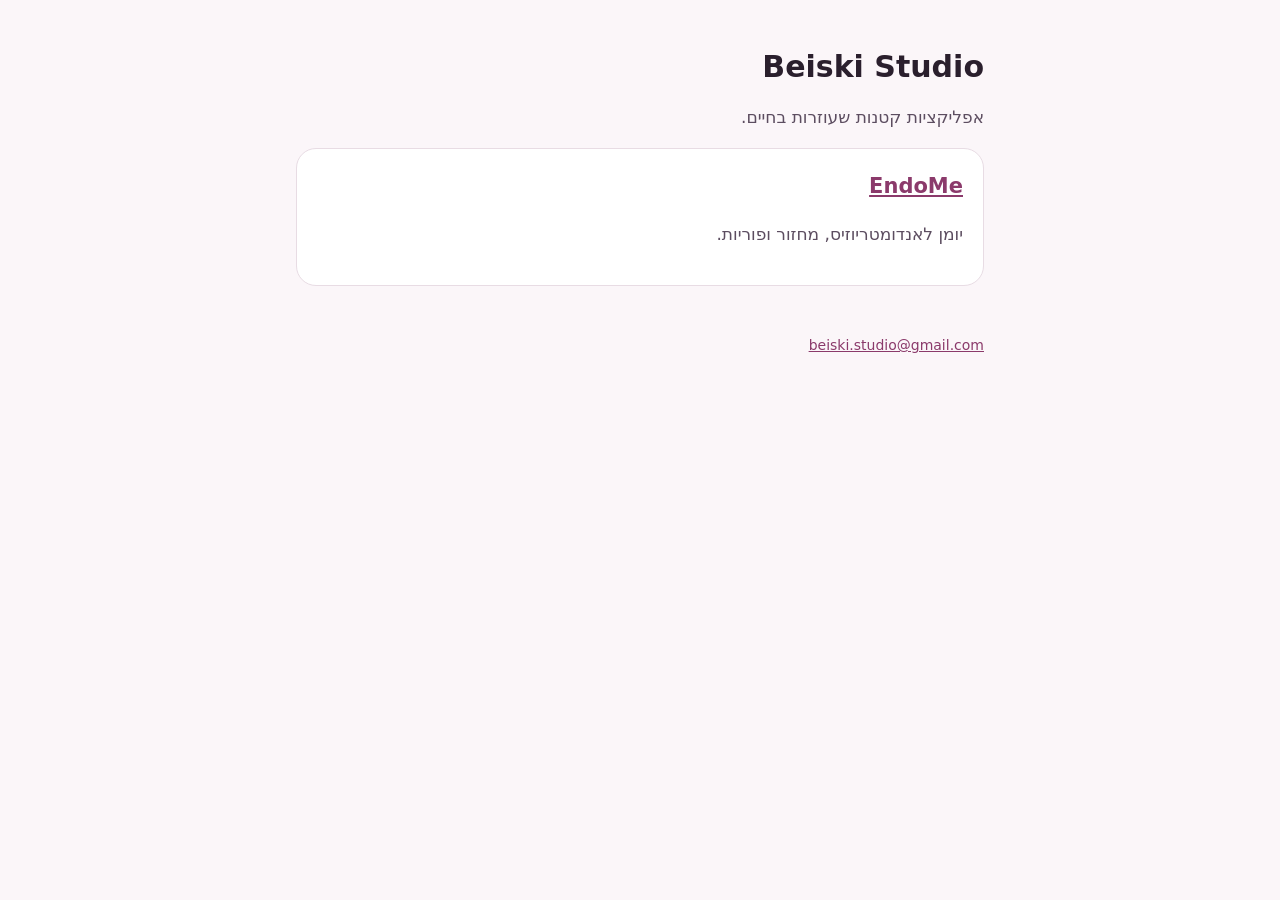
<file: index.html>
<!doctype html>
<html lang="he" dir="rtl">
<head>
<meta charset="utf-8">
<meta name="viewport" content="width=device-width, initial-scale=1">
<title>Beiski Studio</title>
<link rel="stylesheet" href="endome/style.css">
</head>
<body>
<main>
<h1>Beiski Studio</h1>
<p>אפליקציות קטנות שעוזרות בחיים.</p>
<div class="card"><h2 style="margin-top:0"><a href="endome/">EndoMe</a></h2><p>יומן לאנדומטריוזיס, מחזור ופוריות.</p></div>
<footer><a href="mailto:beiski.studio@gmail.com">beiski.studio@gmail.com</a></footer>
</main>
</body>
</html>
</file>
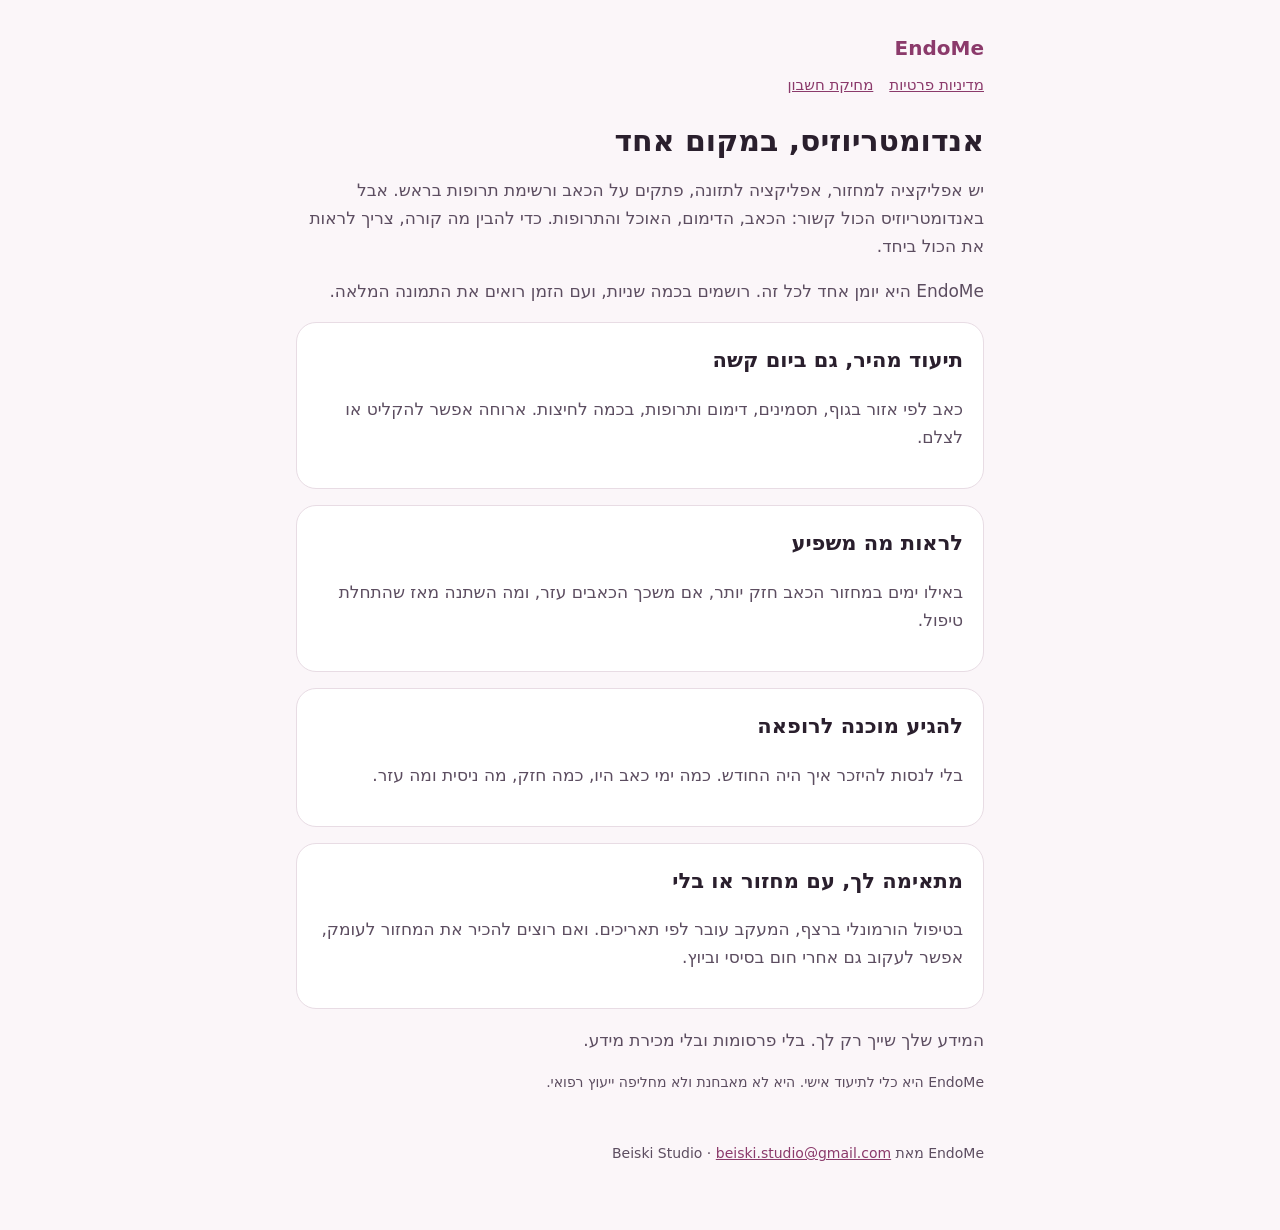
<file: endome/index.html>
<!doctype html>
<html lang="he" dir="rtl">
<head>
<meta charset="utf-8">
<meta name="viewport" content="width=device-width, initial-scale=1">
<title>EndoMe</title>
<meta name="description" content="EndoMe: יומן אחד לאנדומטריוזיס. כאב, דימום, תסמינים, תרופות ותזונה במקום אחד">
<link rel="stylesheet" href="style.css">
</head>
<body>
<main>
<header><a href="./">EndoMe</a></header>
<nav><a href="privacy.html">מדיניות פרטיות</a><a href="delete-account.html">מחיקת חשבון</a></nav>

<h1>אנדומטריוזיס, במקום אחד</h1>
<p>יש אפליקציה למחזור, אפליקציה לתזונה, פתקים על הכאב ורשימת תרופות בראש. אבל באנדומטריוזיס הכול קשור: הכאב, הדימום, האוכל והתרופות. כדי להבין מה קורה, צריך לראות את הכול ביחד.</p>
<p>EndoMe היא יומן אחד לכל זה. רושמים בכמה שניות, ועם הזמן רואים את התמונה המלאה.</p>

<div class="card">
<h2 style="margin-top:0">תיעוד מהיר, גם ביום קשה</h2>
<p>כאב לפי אזור בגוף, תסמינים, דימום ותרופות, בכמה לחיצות. ארוחה אפשר להקליט או לצלם.</p>
</div>

<div class="card">
<h2 style="margin-top:0">לראות מה משפיע</h2>
<p>באילו ימים במחזור הכאב חזק יותר, אם משכך הכאבים עזר, ומה השתנה מאז שהתחלת טיפול.</p>
</div>

<div class="card">
<h2 style="margin-top:0">להגיע מוכנה לרופאה</h2>
<p>בלי לנסות להיזכר איך היה החודש. כמה ימי כאב היו, כמה חזק, מה ניסית ומה עזר.</p>
</div>

<div class="card">
<h2 style="margin-top:0">מתאימה לך, עם מחזור או בלי</h2>
<p>בטיפול הורמונלי ברצף, המעקב עובר לפי תאריכים. ואם רוצים להכיר את המחזור לעומק, אפשר לעקוב גם אחרי חום בסיסי וביוץ.</p>
</div>

<p>המידע שלך שייך רק לך. בלי פרסומות ובלי מכירת מידע.</p>
<p class="muted">EndoMe היא כלי לתיעוד אישי. היא לא מאבחנת ולא מחליפה ייעוץ רפואי.</p>

<footer>EndoMe מאת Beiski Studio · <a href="mailto:beiski.studio@gmail.com">beiski.studio@gmail.com</a></footer>
</main>
</body>
</html>
</file>
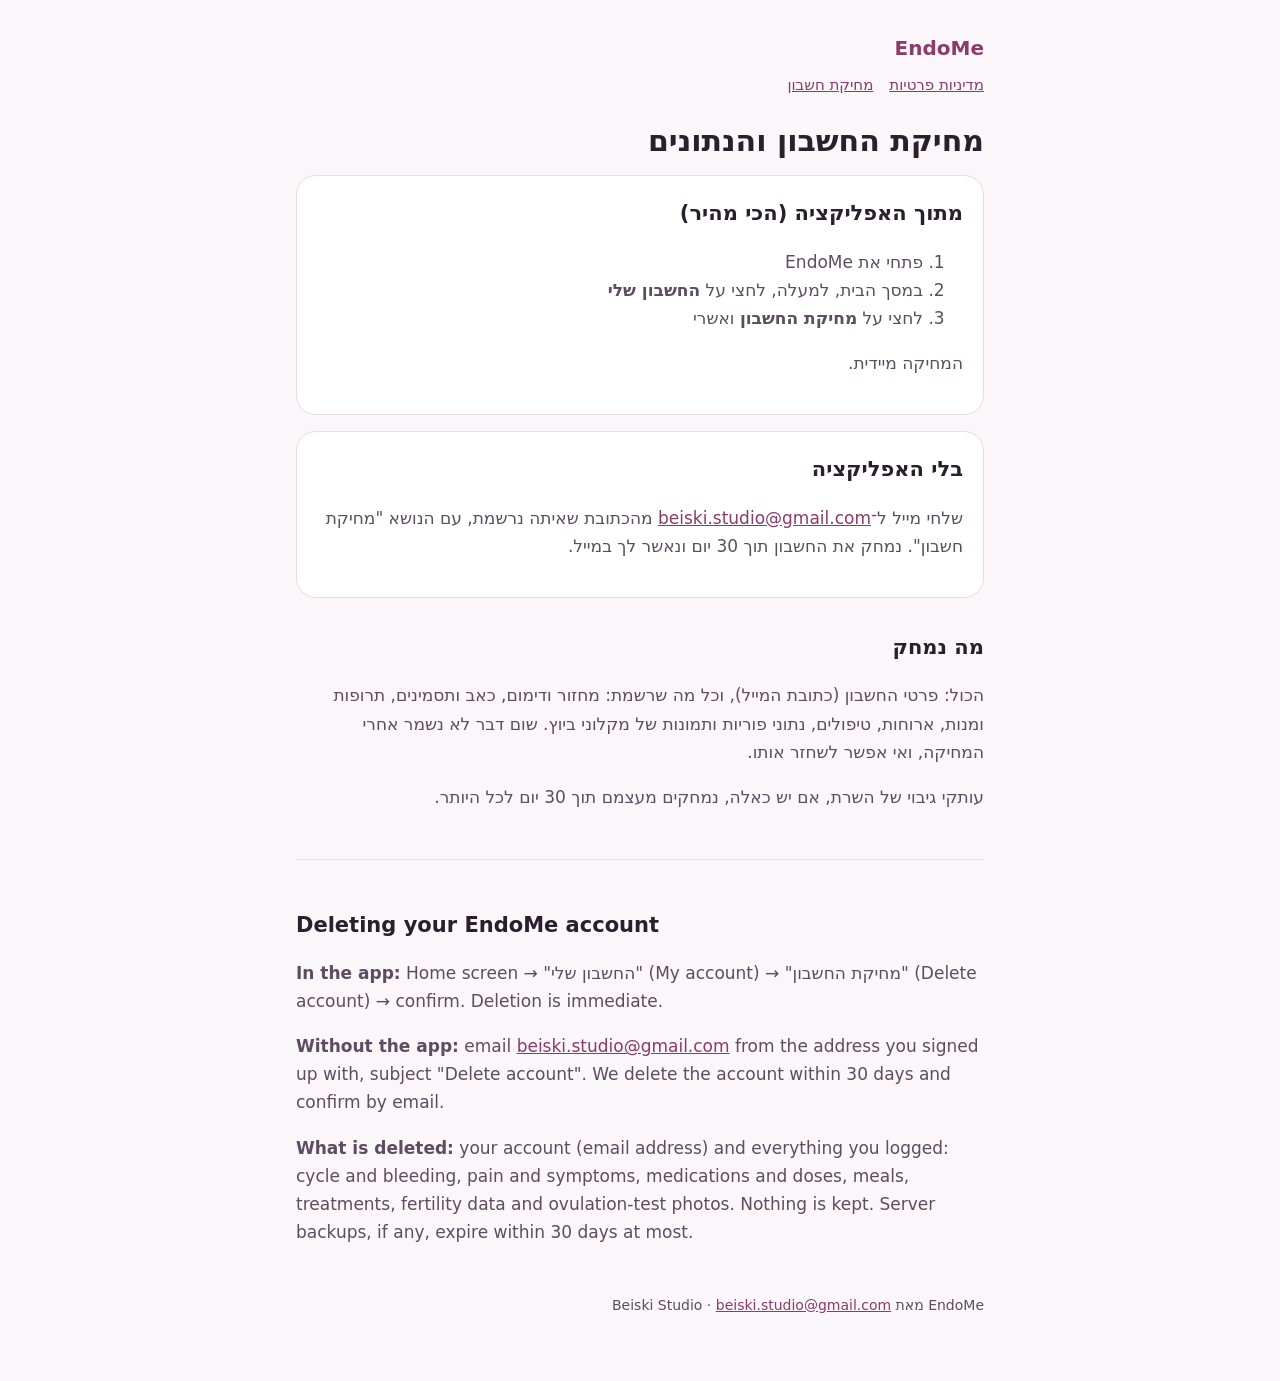
<file: endome/delete-account.html>
<!doctype html>
<html lang="he" dir="rtl">
<head>
<meta charset="utf-8">
<meta name="viewport" content="width=device-width, initial-scale=1">
<title>מחיקת חשבון · EndoMe</title>
<link rel="stylesheet" href="style.css">
</head>
<body>
<main>
<header><a href="./">EndoMe</a></header>
<nav><a href="privacy.html">מדיניות פרטיות</a><a href="delete-account.html">מחיקת חשבון</a></nav>

<h1>מחיקת החשבון והנתונים</h1>

<div class="card">
<h2 style="margin-top:0">מתוך האפליקציה (הכי מהיר)</h2>
<ol>
<li>פתחי את EndoMe</li>
<li>במסך הבית, למעלה, לחצי על <b>החשבון שלי</b></li>
<li>לחצי על <b>מחיקת החשבון</b> ואשרי</li>
</ol>
<p>המחיקה מיידית.</p>
</div>

<div class="card">
<h2 style="margin-top:0">בלי האפליקציה</h2>
<p>שלחי מייל ל־<a href="mailto:beiski.studio@gmail.com?subject=EndoMe%20-%20%D7%9E%D7%97%D7%99%D7%A7%D7%AA%20%D7%97%D7%A9%D7%91%D7%95%D7%9F">beiski.studio@gmail.com</a> מהכתובת שאיתה נרשמת, עם הנושא "מחיקת חשבון". נמחק את החשבון תוך 30 יום ונאשר לך במייל.</p>
</div>

<h2>מה נמחק</h2>
<p>הכול: פרטי החשבון (כתובת המייל), וכל מה שרשמת: מחזור ודימום, כאב ותסמינים, תרופות ומנות, ארוחות, טיפולים, נתוני פוריות ותמונות של מקלוני ביוץ. שום דבר לא נשמר אחרי המחיקה, ואי אפשר לשחזר אותו.</p>
<p>עותקי גיבוי של השרת, אם יש כאלה, נמחקים מעצמם תוך 30 יום לכל היותר.</p>

<section lang="en">
<h2>Deleting your EndoMe account</h2>
<p><b>In the app:</b> Home screen → "החשבון שלי" (My account) → "מחיקת החשבון" (Delete account) → confirm. Deletion is immediate.</p>
<p><b>Without the app:</b> email <a href="mailto:beiski.studio@gmail.com">beiski.studio@gmail.com</a> from the address you signed up with, subject "Delete account". We delete the account within 30 days and confirm by email.</p>
<p><b>What is deleted:</b> your account (email address) and everything you logged: cycle and bleeding, pain and symptoms, medications and doses, meals, treatments, fertility data and ovulation-test photos. Nothing is kept. Server backups, if any, expire within 30 days at most.</p>
</section>

<footer>EndoMe מאת Beiski Studio · <a href="mailto:beiski.studio@gmail.com">beiski.studio@gmail.com</a></footer>
</main>
</body>
</html>
</file>
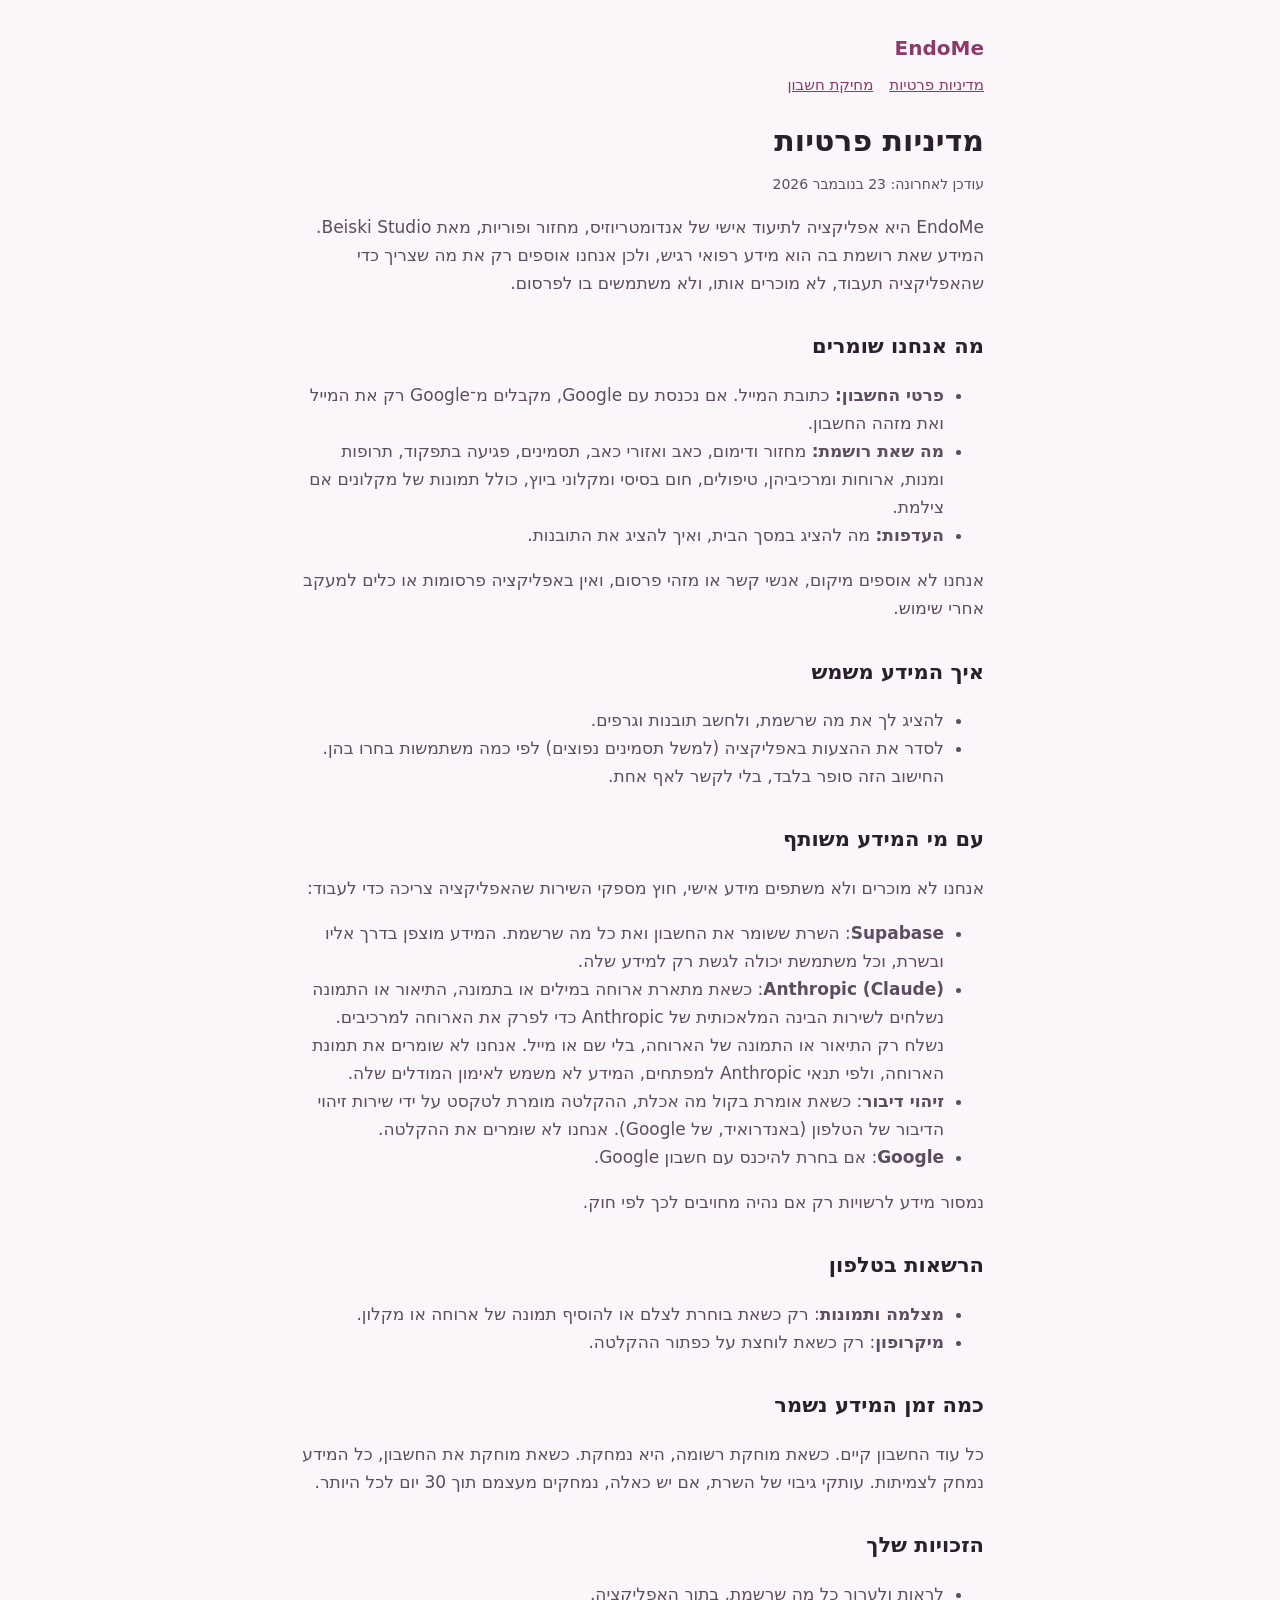
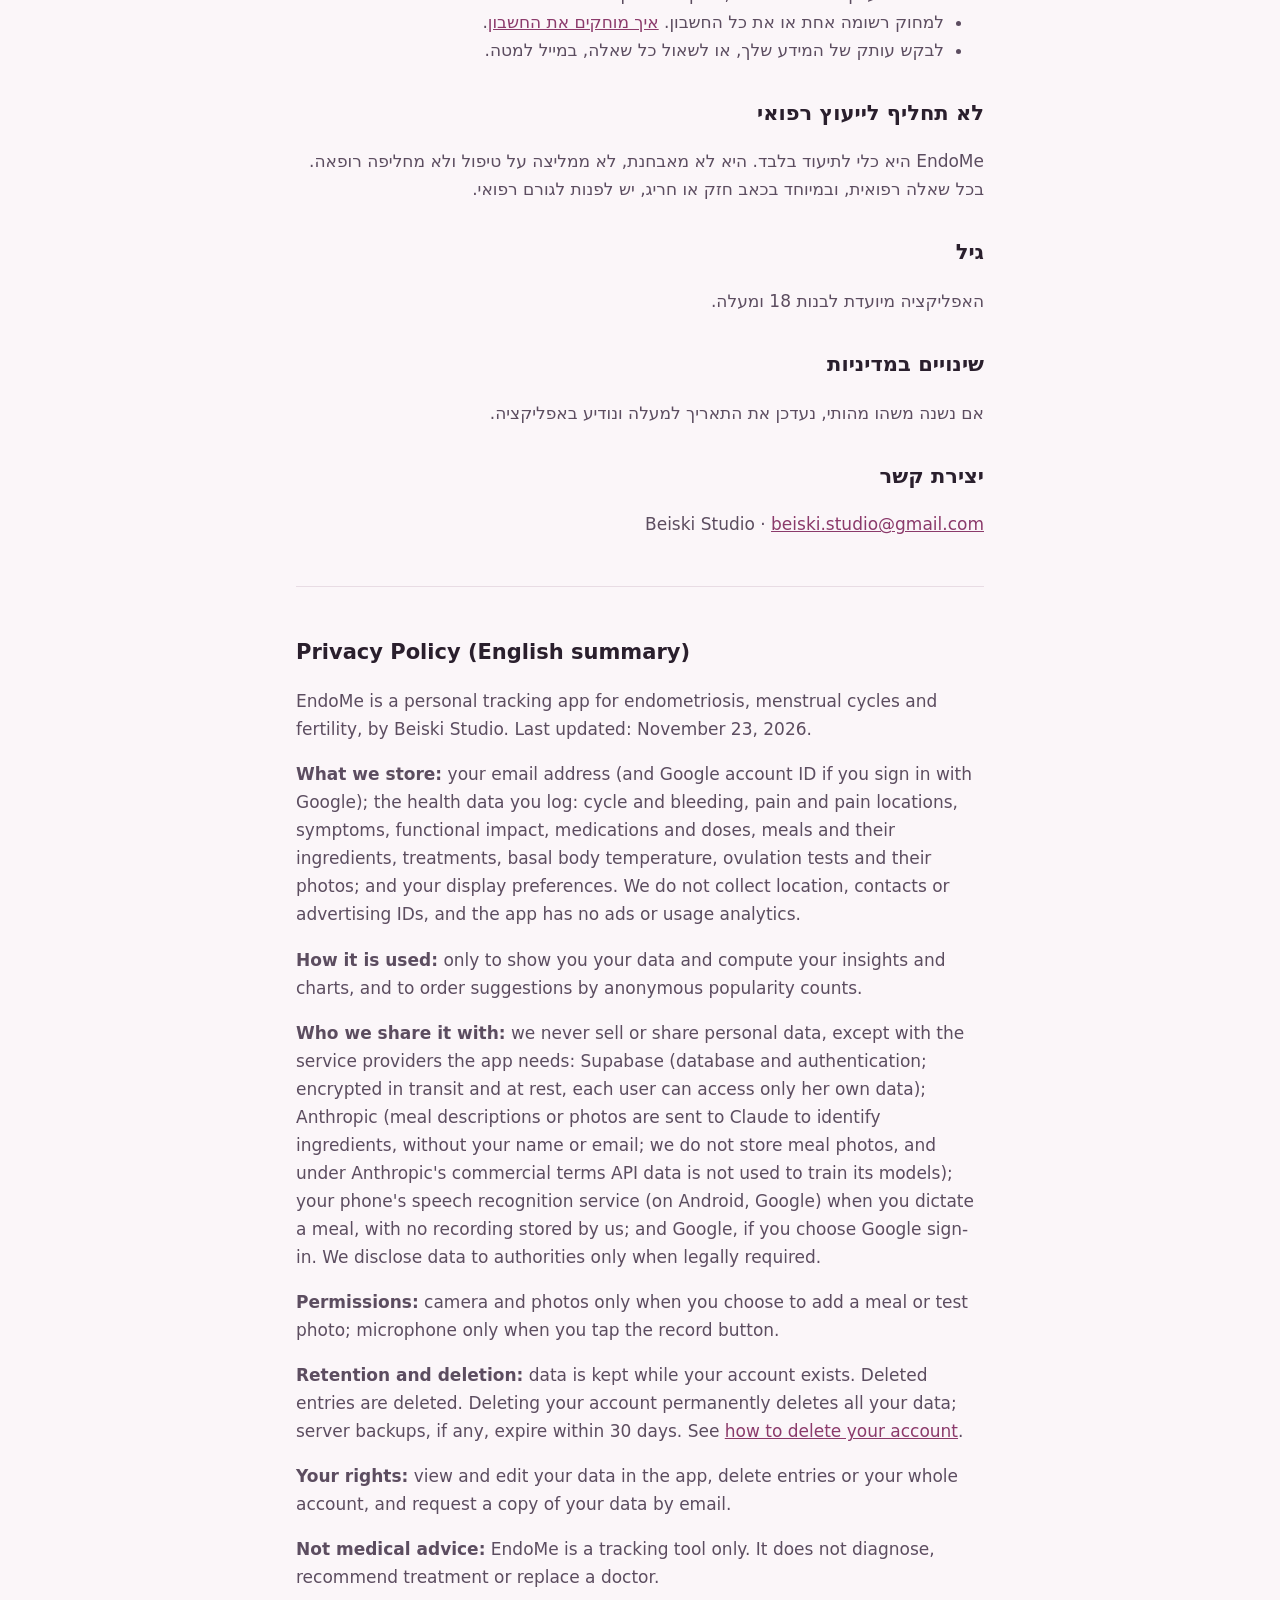
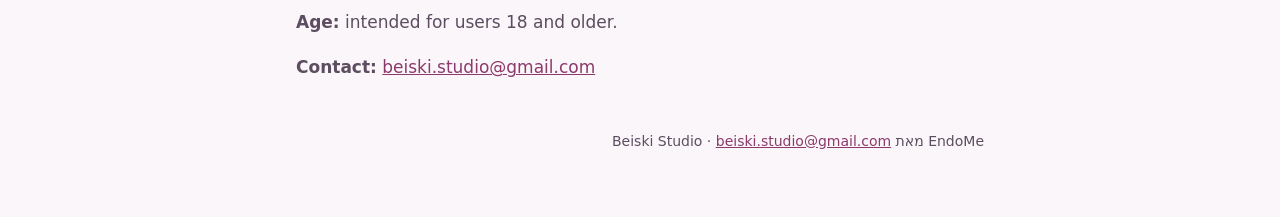
<file: endome/privacy.html>
<!doctype html>
<html lang="he" dir="rtl">
<head>
<meta charset="utf-8">
<meta name="viewport" content="width=device-width, initial-scale=1">
<title>מדיניות פרטיות · EndoMe</title>
<link rel="stylesheet" href="style.css">
</head>
<body>
<main>
<header><a href="./">EndoMe</a></header>
<nav><a href="privacy.html">מדיניות פרטיות</a><a href="delete-account.html">מחיקת חשבון</a></nav>

<h1>מדיניות פרטיות</h1>
<p class="muted">עודכן לאחרונה: 23 בנובמבר 2026</p>

<p>EndoMe היא אפליקציה לתיעוד אישי של אנדומטריוזיס, מחזור ופוריות, מאת Beiski Studio. המידע שאת רושמת בה הוא מידע רפואי רגיש, ולכן אנחנו אוספים רק את מה שצריך כדי שהאפליקציה תעבוד, לא מוכרים אותו, ולא משתמשים בו לפרסום.</p>

<h2>מה אנחנו שומרים</h2>
<ul>
<li><b>פרטי החשבון:</b> כתובת המייל. אם נכנסת עם Google, מקבלים מ־Google רק את המייל ואת מזהה החשבון.</li>
<li><b>מה שאת רושמת:</b> מחזור ודימום, כאב ואזורי כאב, תסמינים, פגיעה בתפקוד, תרופות ומנות, ארוחות ומרכיביהן, טיפולים, חום בסיסי ומקלוני ביוץ, כולל תמונות של מקלונים אם צילמת.</li>
<li><b>העדפות:</b> מה להציג במסך הבית, ואיך להציג את התובנות.</li>
</ul>
<p>אנחנו לא אוספים מיקום, אנשי קשר או מזהי פרסום, ואין באפליקציה פרסומות או כלים למעקב אחרי שימוש.</p>

<h2>איך המידע משמש</h2>
<ul>
<li>להציג לך את מה שרשמת, ולחשב תובנות וגרפים.</li>
<li>לסדר את ההצעות באפליקציה (למשל תסמינים נפוצים) לפי כמה משתמשות בחרו בהן. החישוב הזה סופר בלבד, בלי לקשר לאף אחת.</li>
</ul>

<h2>עם מי המידע משותף</h2>
<p>אנחנו לא מוכרים ולא משתפים מידע אישי, חוץ מספקי השירות שהאפליקציה צריכה כדי לעבוד:</p>
<ul>
<li><b>Supabase</b>: השרת ששומר את החשבון ואת כל מה שרשמת. המידע מוצפן בדרך אליו ובשרת, וכל משתמשת יכולה לגשת רק למידע שלה.</li>
<li><b>Anthropic (Claude)</b>: כשאת מתארת ארוחה במילים או בתמונה, התיאור או התמונה נשלחים לשירות הבינה המלאכותית של Anthropic כדי לפרק את הארוחה למרכיבים. נשלח רק התיאור או התמונה של הארוחה, בלי שם או מייל. אנחנו לא שומרים את תמונת הארוחה, ולפי תנאי Anthropic למפתחים, המידע לא משמש לאימון המודלים שלה.</li>
<li><b>זיהוי דיבור</b>: כשאת אומרת בקול מה אכלת, ההקלטה מומרת לטקסט על ידי שירות זיהוי הדיבור של הטלפון (באנדרואיד, של Google). אנחנו לא שומרים את ההקלטה.</li>
<li><b>Google</b>: אם בחרת להיכנס עם חשבון Google.</li>
</ul>
<p>נמסור מידע לרשויות רק אם נהיה מחויבים לכך לפי חוק.</p>

<h2>הרשאות בטלפון</h2>
<ul>
<li><b>מצלמה ותמונות</b>: רק כשאת בוחרת לצלם או להוסיף תמונה של ארוחה או מקלון.</li>
<li><b>מיקרופון</b>: רק כשאת לוחצת על כפתור ההקלטה.</li>
</ul>

<h2>כמה זמן המידע נשמר</h2>
<p>כל עוד החשבון קיים. כשאת מוחקת רשומה, היא נמחקת. כשאת מוחקת את החשבון, כל המידע נמחק לצמיתות. עותקי גיבוי של השרת, אם יש כאלה, נמחקים מעצמם תוך 30 יום לכל היותר.</p>

<h2>הזכויות שלך</h2>
<ul>
<li>לראות ולערוך כל מה שרשמת, בתוך האפליקציה.</li>
<li>למחוק רשומה אחת או את כל החשבון. <a href="delete-account.html">איך מוחקים את החשבון</a>.</li>
<li>לבקש עותק של המידע שלך, או לשאול כל שאלה, במייל למטה.</li>
</ul>

<h2>לא תחליף לייעוץ רפואי</h2>
<p>EndoMe היא כלי לתיעוד בלבד. היא לא מאבחנת, לא ממליצה על טיפול ולא מחליפה רופאה. בכל שאלה רפואית, ובמיוחד בכאב חזק או חריג, יש לפנות לגורם רפואי.</p>

<h2>גיל</h2>
<p>האפליקציה מיועדת לבנות 18 ומעלה.</p>

<h2>שינויים במדיניות</h2>
<p>אם נשנה משהו מהותי, נעדכן את התאריך למעלה ונודיע באפליקציה.</p>

<h2>יצירת קשר</h2>
<p>Beiski Studio · <a href="mailto:beiski.studio@gmail.com">beiski.studio@gmail.com</a></p>

<section lang="en">
<h2>Privacy Policy (English summary)</h2>
<p>EndoMe is a personal tracking app for endometriosis, menstrual cycles and fertility, by Beiski Studio. Last updated: November 23, 2026.</p>
<p><b>What we store:</b> your email address (and Google account ID if you sign in with Google); the health data you log: cycle and bleeding, pain and pain locations, symptoms, functional impact, medications and doses, meals and their ingredients, treatments, basal body temperature, ovulation tests and their photos; and your display preferences. We do not collect location, contacts or advertising IDs, and the app has no ads or usage analytics.</p>
<p><b>How it is used:</b> only to show you your data and compute your insights and charts, and to order suggestions by anonymous popularity counts.</p>
<p><b>Who we share it with:</b> we never sell or share personal data, except with the service providers the app needs: Supabase (database and authentication; encrypted in transit and at rest, each user can access only her own data); Anthropic (meal descriptions or photos are sent to Claude to identify ingredients, without your name or email; we do not store meal photos, and under Anthropic's commercial terms API data is not used to train its models); your phone's speech recognition service (on Android, Google) when you dictate a meal, with no recording stored by us; and Google, if you choose Google sign-in. We disclose data to authorities only when legally required.</p>
<p><b>Permissions:</b> camera and photos only when you choose to add a meal or test photo; microphone only when you tap the record button.</p>
<p><b>Retention and deletion:</b> data is kept while your account exists. Deleted entries are deleted. Deleting your account permanently deletes all your data; server backups, if any, expire within 30 days. See <a href="delete-account.html">how to delete your account</a>.</p>
<p><b>Your rights:</b> view and edit your data in the app, delete entries or your whole account, and request a copy of your data by email.</p>
<p><b>Not medical advice:</b> EndoMe is a tracking tool only. It does not diagnose, recommend treatment or replace a doctor.</p>
<p><b>Age:</b> intended for users 18 and older.</p>
<p><b>Contact:</b> <a href="mailto:beiski.studio@gmail.com">beiski.studio@gmail.com</a></p>
</section>

<footer>EndoMe מאת Beiski Studio · <a href="mailto:beiski.studio@gmail.com">beiski.studio@gmail.com</a></footer>
</main>
</body>
</html>
</file>
<file: endome/style.css>
:root{--ground:#FBF6F9;--surface:#fff;--ink:#2A1F2D;--soft:#5C4D60;--plum:#8B3A6B;--line:#E8DCE4}
*{box-sizing:border-box}
body{margin:0;background:var(--ground);color:var(--ink);font-family:"Assistant","Rubik",system-ui,-apple-system,"Segoe UI",Arial,sans-serif;font-size:17px;line-height:1.65}
main{max-width:720px;margin:0 auto;padding:32px 16px 64px}
header{display:flex;align-items:center;gap:12px;margin-bottom:8px}
header a{color:var(--plum);text-decoration:none;font-weight:700;font-size:20px}
nav{display:flex;gap:16px;flex-wrap:wrap;margin:0 0 24px;font-size:15px}
nav a{color:var(--plum)}
h1{font-size:30px;line-height:1.25;margin:16px 0 8px}
h2{font-size:21px;margin:32px 0 8px}
p,li{color:var(--soft)}
a{color:var(--plum)}
.card{background:var(--surface);border:1px solid var(--line);border-radius:20px;padding:20px;margin:16px 0}
.muted{font-size:14px;color:var(--soft)}
section[lang=en]{direction:ltr;text-align:left;border-top:1px solid var(--line);margin-top:48px;padding-top:16px}
footer{margin-top:48px;font-size:14px;color:var(--soft)}
</file>
